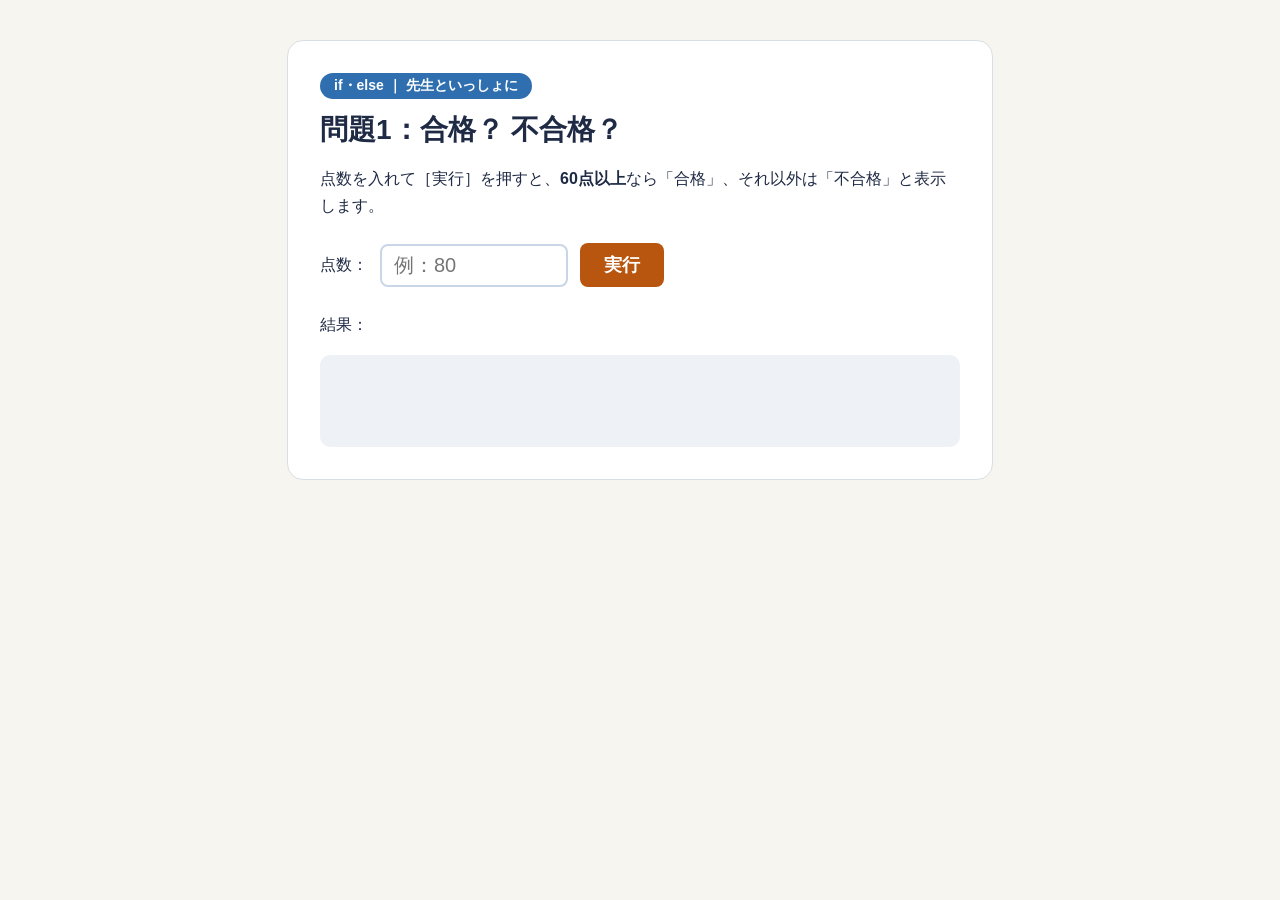
<file: lecture05-practice/practice1_score/index.html>
<!DOCTYPE html>
<html lang="ja">
<head>
  <meta charset="UTF-8">
  <title>問題1：合格？ 不合格？</title>
  <link rel="stylesheet" href="style.css">
</head>
<body>
  <div class="card">
    <span class="tag">if・else ｜ 先生といっしょに</span>
    <h1>問題1：合格？ 不合格？</h1>
    <p>点数を入れて［実行］を押すと、<b>60点以上</b>なら「合格」、それ以外は「不合格」と表示します。</p>
    <div class="row">
      <label for="num">点数：</label>
      <input id="num" type="number" placeholder="例：80">
      <button id="run">実行</button>
    </div>
    <p>結果：</p>
    <ol id="result"></ol>
  </div>
  <script src="script.js"></script>
</body>
</html>
</file>
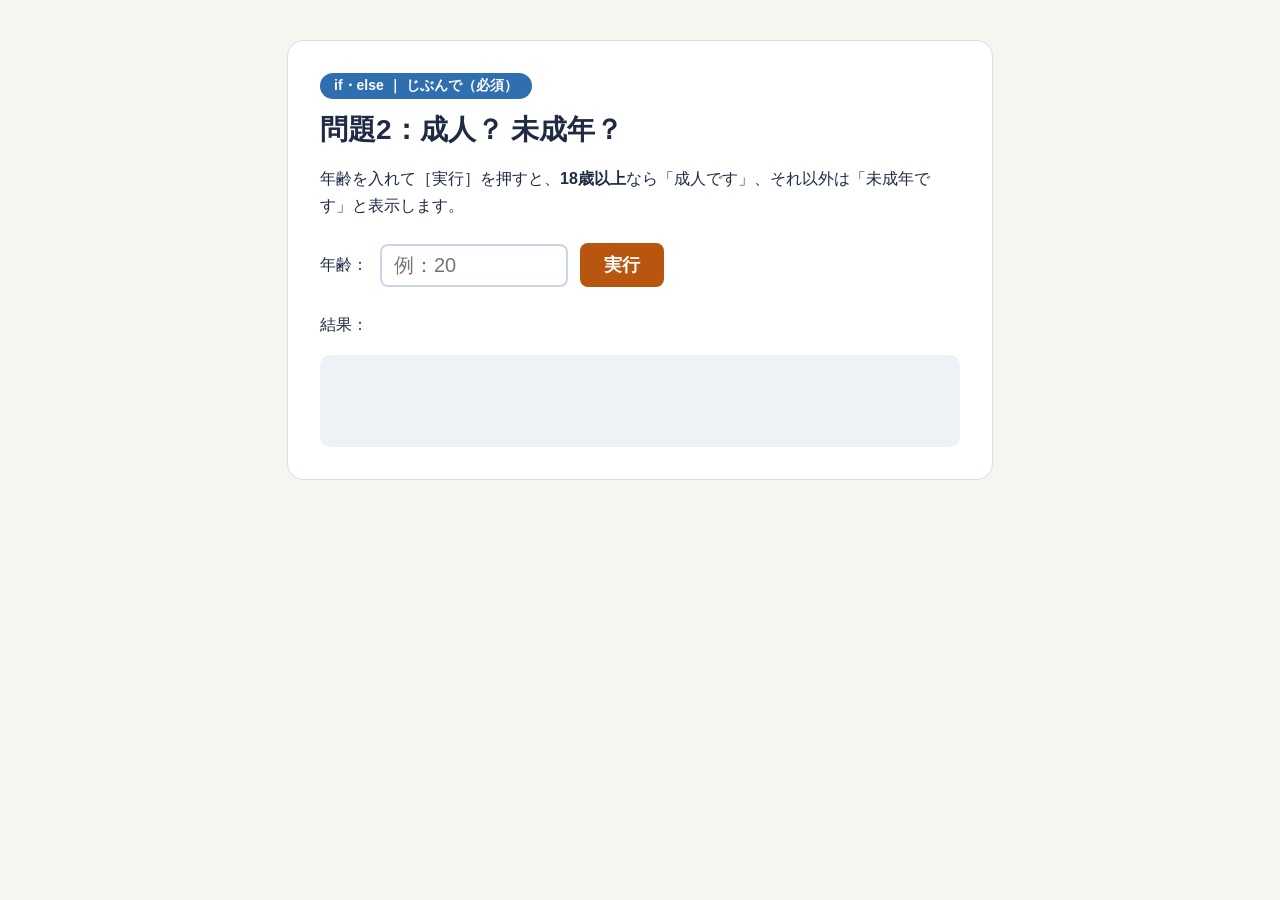
<file: lecture05-practice/practice2_age/index.html>
<!DOCTYPE html>
<html lang="ja">
<head>
  <meta charset="UTF-8">
  <title>問題2：成人？ 未成年？</title>
  <link rel="stylesheet" href="style.css">
</head>
<body>
  <div class="card">
    <span class="tag">if・else ｜ じぶんで（必須）</span>
    <h1>問題2：成人？ 未成年？</h1>
    <p>年齢を入れて［実行］を押すと、<b>18歳以上</b>なら「成人です」、それ以外は「未成年です」と表示します。</p>
    <div class="row">
      <label for="num">年齢：</label>
      <input id="num" type="number" placeholder="例：20">
      <button id="run">実行</button>
    </div>
    <p>結果：</p>
    <ol id="result"></ol>
  </div>
  <script src="script.js"></script>
</body>
</html>
</file>
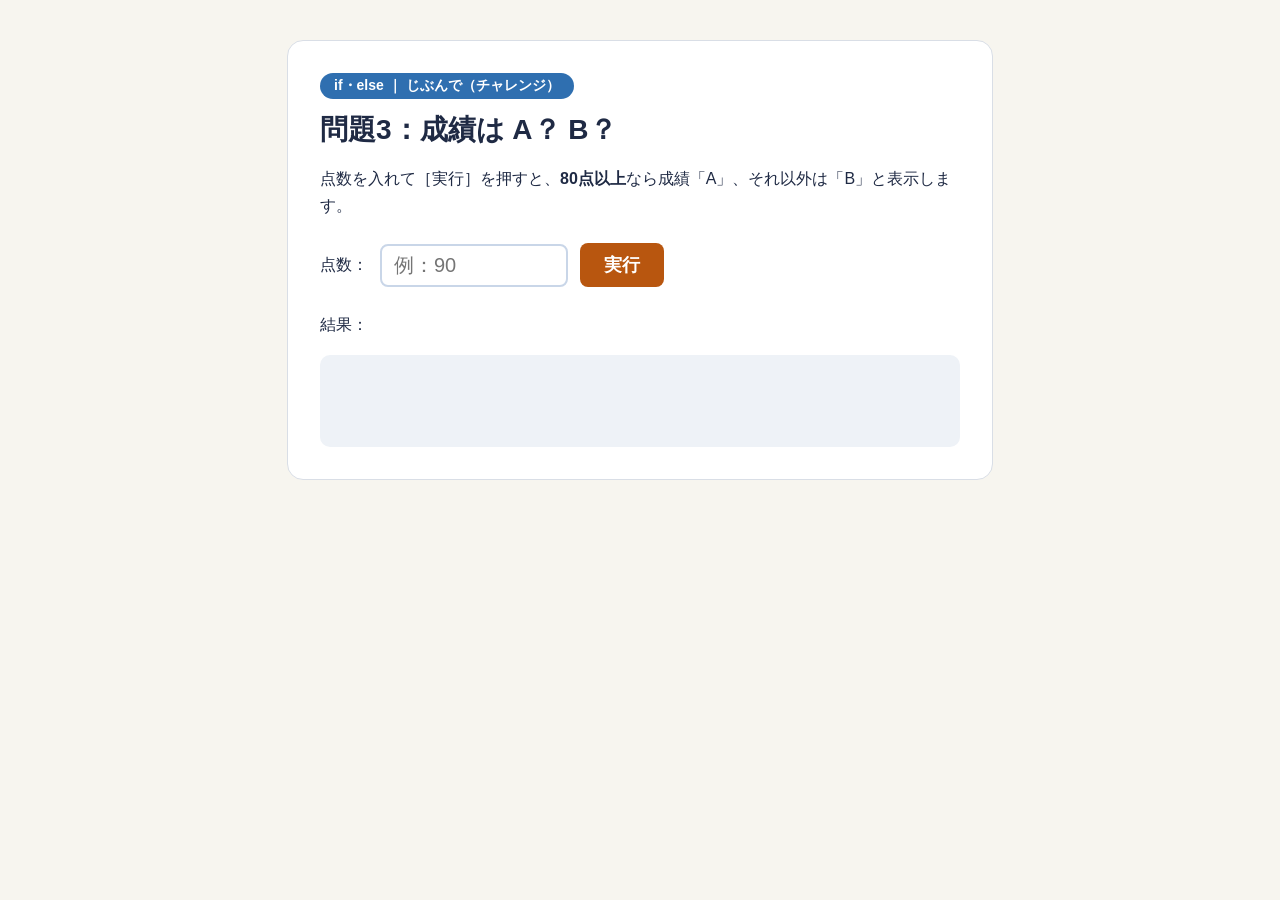
<file: lecture05-practice/practice3_grade/index.html>
<!DOCTYPE html>
<html lang="ja">
<head>
  <meta charset="UTF-8">
  <title>問題3：成績は A？ B？</title>
  <link rel="stylesheet" href="style.css">
</head>
<body>
  <div class="card">
    <span class="tag">if・else ｜ じぶんで（チャレンジ）</span>
    <h1>問題3：成績は A？ B？</h1>
    <p>点数を入れて［実行］を押すと、<b>80点以上</b>なら成績「A」、それ以外は「B」と表示します。</p>
    <div class="row">
      <label for="num">点数：</label>
      <input id="num" type="number" placeholder="例：90">
      <button id="run">実行</button>
    </div>
    <p>結果：</p>
    <ol id="result"></ol>
  </div>
  <script src="script.js"></script>
</body>
</html>
</file>
<file: lecture05-practice/practice1_score/style.css>
body { font-family: "Hiragino Sans", "Noto Sans JP", "Meiryo", sans-serif; background: #f7f5ef; color: #1f2a44; margin: 0; padding: 40px; }
.card { max-width: 640px; margin: 0 auto; background: #fff; border: 1px solid #d9dee6; border-radius: 16px; padding: 32px; }
.tag { display: inline-block; background: #2f6fb0; color: #fff; border-radius: 20px; padding: 4px 14px; font-size: 14px; font-weight: bold; }
h1 { font-size: 28px; margin: 12px 0; }
p { line-height: 1.7; }
.row { display: flex; gap: 12px; align-items: center; margin: 24px 0; }
input { font-size: 20px; padding: 8px 12px; width: 160px; border: 2px solid #c9d6e8; border-radius: 8px; }
button { font-size: 18px; font-weight: bold; padding: 10px 24px; background: #b8560f; color: #fff; border: none; border-radius: 8px; cursor: pointer; }
#result { min-height: 60px; background: #eef2f7; border-radius: 10px; padding: 16px 16px 16px 40px; font-size: 22px; font-weight: bold; margin: 0; }
</file>
<file: lecture05-practice/practice2_age/style.css>
body { font-family: "Hiragino Sans", "Noto Sans JP", "Meiryo", sans-serif; background: #f7f5ef; color: #1f2a44; margin: 0; padding: 40px; }
.card { max-width: 640px; margin: 0 auto; background: #fff; border: 1px solid #d9dee6; border-radius: 16px; padding: 32px; }
.tag { display: inline-block; background: #2f6fb0; color: #fff; border-radius: 20px; padding: 4px 14px; font-size: 14px; font-weight: bold; }
h1 { font-size: 28px; margin: 12px 0; }
p { line-height: 1.7; }
.row { display: flex; gap: 12px; align-items: center; margin: 24px 0; }
input { font-size: 20px; padding: 8px 12px; width: 160px; border: 2px solid #c9d6e8; border-radius: 8px; }
button { font-size: 18px; font-weight: bold; padding: 10px 24px; background: #b8560f; color: #fff; border: none; border-radius: 8px; cursor: pointer; }
#result { min-height: 60px; background: #eef2f7; border-radius: 10px; padding: 16px 16px 16px 40px; font-size: 22px; font-weight: bold; margin: 0; }
</file>
<file: lecture05-practice/practice3_grade/style.css>
body { font-family: "Hiragino Sans", "Noto Sans JP", "Meiryo", sans-serif; background: #f7f5ef; color: #1f2a44; margin: 0; padding: 40px; }
.card { max-width: 640px; margin: 0 auto; background: #fff; border: 1px solid #d9dee6; border-radius: 16px; padding: 32px; }
.tag { display: inline-block; background: #2f6fb0; color: #fff; border-radius: 20px; padding: 4px 14px; font-size: 14px; font-weight: bold; }
h1 { font-size: 28px; margin: 12px 0; }
p { line-height: 1.7; }
.row { display: flex; gap: 12px; align-items: center; margin: 24px 0; }
input { font-size: 20px; padding: 8px 12px; width: 160px; border: 2px solid #c9d6e8; border-radius: 8px; }
button { font-size: 18px; font-weight: bold; padding: 10px 24px; background: #b8560f; color: #fff; border: none; border-radius: 8px; cursor: pointer; }
#result { min-height: 60px; background: #eef2f7; border-radius: 10px; padding: 16px 16px 16px 40px; font-size: 22px; font-weight: bold; margin: 0; }
</file>
